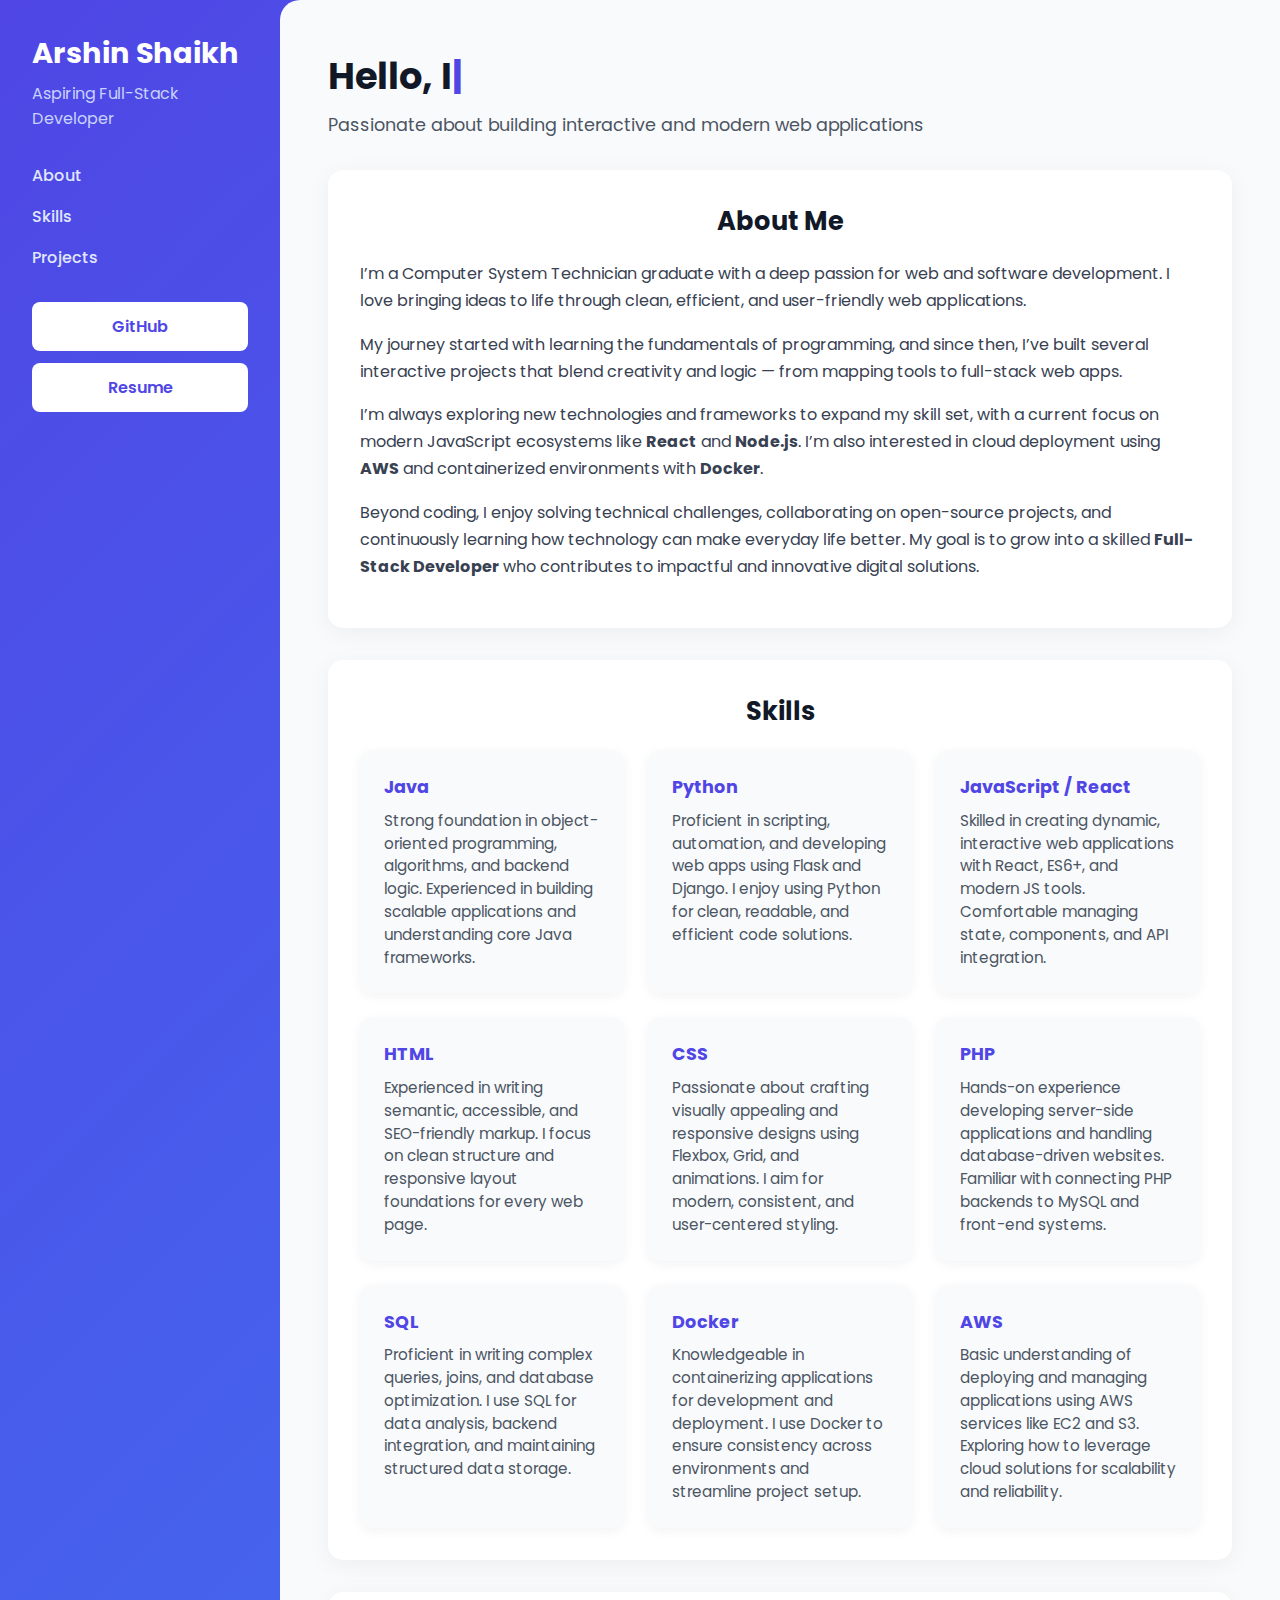
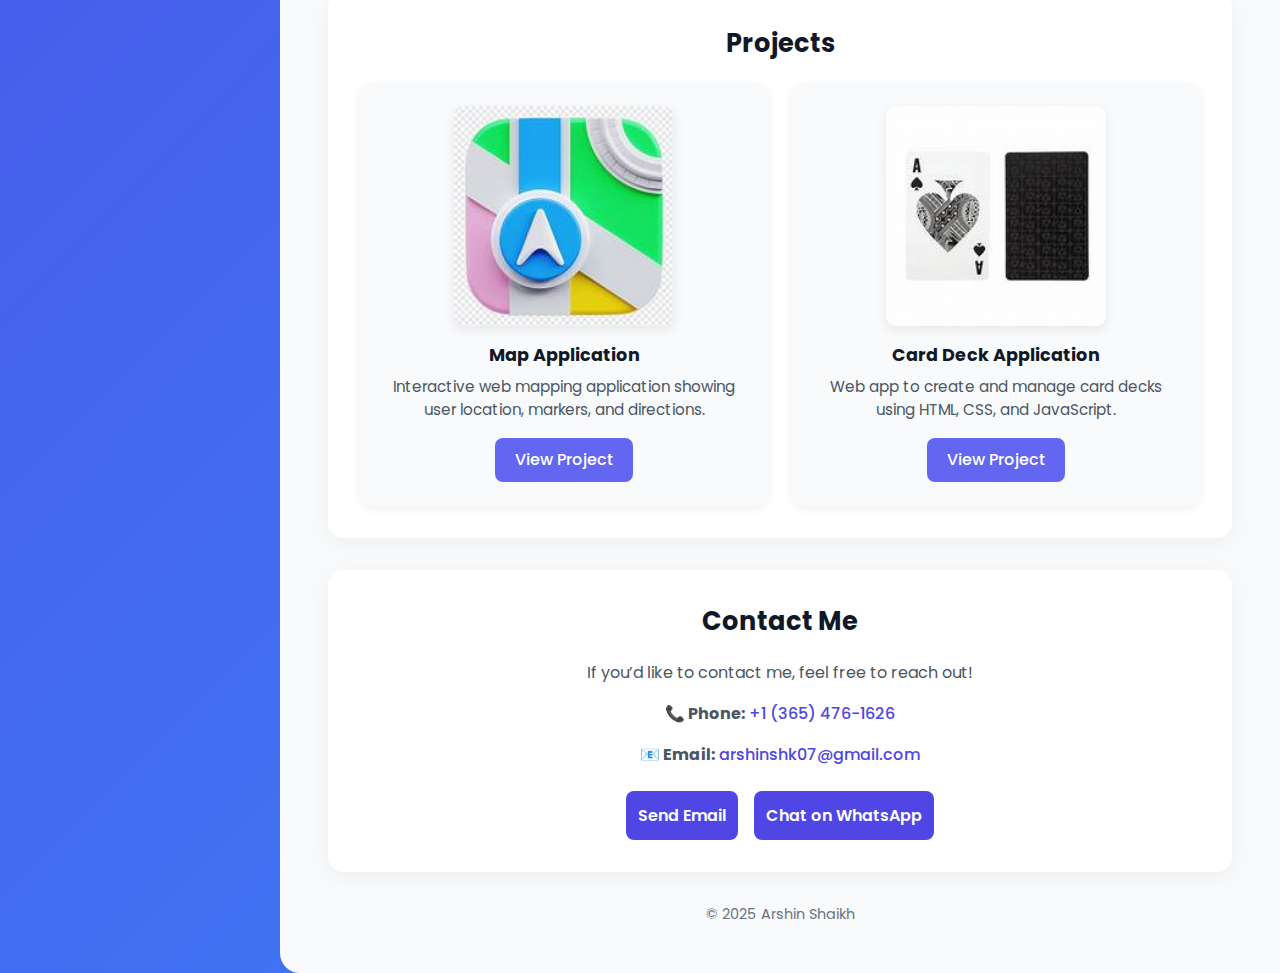
<file: index.html>
<!DOCTYPE html>
<html lang="en">
<head>
  <meta charset="UTF-8" />
  <meta name="viewport" content="width=device-width, initial-scale=1.0" />
  <title>Arshin Shaikh | Portfolio</title>
  <link href="https://fonts.googleapis.com/css2?family=Poppins:wght@400;500;600;700&display=swap" rel="stylesheet">
  <link rel="stylesheet" href="style.css" />
</head>
<body>
  <!-- Sidebar -->
  <aside class="sidebar">
    <div class="sidebar-content">
      <h1>Arshin Shaikh</h1>
      <p>Aspiring Full-Stack Developer</p>

      <nav>
        <ul>
          <li><a href="#about">About</a></li>
          <li><a href="#skills">Skills</a></li>
          <li><a href="#projects">Projects</a></li>
        </ul>
      </nav>

      <div class="sidebar-buttons">
        <a href="https://github.com/arshinshk07" target="_blank" class="btn">GitHub</a>
        <a href="Resume.pdf" target="_blank" class="btn">Resume</a>
      </div>

      
    </div>

  

  </aside>

  <!-- Main -->
  <main class="main-content">
    <header class="hero">
      <h2>Hello, I’m <span>Arshin Shaikh</span></h2>
      <p>Passionate about building interactive and modern web applications</p>
    </header>

    <section id="about" class="card">
  <h3>About Me</h3>
  <p>
    I’m a Computer System Technician graduate with a deep passion for web and software development. 
    I love bringing ideas to life through clean, efficient, and user-friendly web applications. 
  </p>
  <p>
    My journey started with learning the fundamentals of programming, and since then, I’ve built several 
    interactive projects that blend creativity and logic — from mapping tools to full-stack web apps.
  </p>
  <p>
    I’m always exploring new technologies and frameworks to expand my skill set, with a current focus on 
    modern JavaScript ecosystems like <strong>React</strong> and <strong>Node.js</strong>. 
    I’m also interested in cloud deployment using <strong>AWS</strong> and containerized environments with <strong>Docker</strong>.
  </p>
  <p>
    Beyond coding, I enjoy solving technical challenges, collaborating on open-source projects, 
    and continuously learning how technology can make everyday life better. My goal is to grow into a 
    skilled <strong>Full-Stack Developer</strong> who contributes to impactful and innovative digital solutions.
  </p>
</section>


    <section id="skills" class="card">
  <h3>Skills</h3>

  <div class="skills-list">
    <div class="skill-item">
      <h4>Java</h4>
      <p>Strong foundation in object-oriented programming, algorithms, and backend logic. Experienced in building scalable applications and understanding core Java frameworks.</p>
    </div>

    <div class="skill-item">
      <h4>Python</h4>
      <p>Proficient in scripting, automation, and developing web apps using Flask and Django. I enjoy using Python for clean, readable, and efficient code solutions.</p>
    </div>

    <div class="skill-item">
      <h4>JavaScript / React</h4>
      <p>Skilled in creating dynamic, interactive web applications with React, ES6+, and modern JS tools. Comfortable managing state, components, and API integration.</p>
    </div>

    <div class="skill-item">
      <h4>HTML</h4>
      <p>Experienced in writing semantic, accessible, and SEO-friendly markup. I focus on clean structure and responsive layout foundations for every web page.</p>
    </div>

    <div class="skill-item">
      <h4>CSS</h4>
      <p>Passionate about crafting visually appealing and responsive designs using Flexbox, Grid, and animations. I aim for modern, consistent, and user-centered styling.</p>
    </div>

    <div class="skill-item">
      <h4>PHP</h4>
      <p>Hands-on experience developing server-side applications and handling database-driven websites. Familiar with connecting PHP backends to MySQL and front-end systems.</p>
    </div>

    <div class="skill-item">
      <h4>SQL</h4>
      <p>Proficient in writing complex queries, joins, and database optimization. I use SQL for data analysis, backend integration, and maintaining structured data storage.</p>
    </div>

    <div class="skill-item">
      <h4>Docker</h4>
      <p>Knowledgeable in containerizing applications for development and deployment. I use Docker to ensure consistency across environments and streamline project setup.</p>
    </div>

    <div class="skill-item">
      <h4>AWS</h4>
      <p>Basic understanding of deploying and managing applications using AWS services like EC2 and S3. Exploring how to leverage cloud solutions for scalability and reliability.</p>
    </div>
  </div>
</section>

    <section id="projects" class="card">
      <h3>Projects</h3>
      <div class="projects">
        <div class="project">
          <img src="images/map.jpeg" alt="Map Application">
          <h4>Map Application</h4>
          <p>Interactive web mapping application showing user location, markers, and directions.</p>
          <a href="projects/Map Application/a2_Arshin_Shaikh/index.html" target="_blank" class="project-btn">View Project</a>
        </div>
        <div class="project">
          <img src="images/card.jpeg" alt="Card Deck Application">
          <h4>Card Deck Application</h4>
          <p>Web app to create and manage card decks using HTML, CSS, and JavaScript.</p>
          <a href="projects/Card Deck Application/a3_Arshin_Shaikh/index.html" target="_blank" class="project-btn">View Project</a>
        </div>
      </div>
    </section>

      <section id="contact" class="card">
  <h3>Contact Me</h3>
  <p>If you’d like to contact me, feel free to reach out!</p>

  <div class="contact-details">
    <p><strong>📞 Phone:</strong> <a href="tel:+13654761626">+1 (365) 476-1626</a></p>
    <p><strong>📧 Email:</strong> <a href="mailto:arshinshk07@gmail.com">arshinshk07@gmail.com</a></p>
  </div>

  <div class="contact-buttons">
    <a href="mailto:arshinshk07@gmail.com" class="btn contact-btn">Send Email</a>
    <a href="https://wa.me/13654761626" target="_blank" class="btn contact-btn">Chat on WhatsApp</a>
  </div>
</section>
    
    <footer>
      <p>© 2025 Arshin Shaikh</p>
    </footer>
  </main>
</body>
<script src="main.js"></script>
</html>
</file>
<file: style.css>
/* ========== RESET & BASE ========== */
* {
  margin: 0;
  padding: 0;
  box-sizing: border-box;
  font-family: 'Poppins', sans-serif;
}

body {
  display: flex;
  min-height: 100vh;
  background: linear-gradient(135deg, #4f46e5, #3b82f6);
  color: #111827;
}

/* ========== SIDEBAR ========== */
.sidebar {
  width: 280px;
  color: #fff;
  padding: 2rem;
  display: flex;
  flex-direction: column;
  justify-content: space-between;
}

.sidebar h1 {
  font-size: 1.8rem;
  margin-bottom: 0.4rem;
}

.sidebar p {
  color: #c7d2fe;
  font-weight: 400;
  margin-bottom: 2rem;
}

.sidebar nav ul {
  list-style: none;
}

.sidebar nav ul li {
  margin: 1rem 0;
}

.sidebar nav ul li a {
  color: #e0e7ff;
  text-decoration: none;
  font-weight: 500;
  transition: 0.3s;
}

.sidebar nav ul li a:hover {
  color: #fff;
  transform: translateX(5px);
}

.sidebar-buttons {
  display: flex;
  flex-direction: column;
  gap: 0.75rem;
  margin-top: 2rem;
}

.btn {
  background: #fff;
  color: #4f46e5;
  text-decoration: none;
  text-align: center;
  padding: 0.75rem;
  border-radius: 8px;
  font-weight: 600;
  transition: all 0.3s ease;
}

.btn:hover {
  background: #e0e7ff;
  transform: scale(1.05);
}

/* ========== MAIN CONTENT ========== */
.main-content {
  flex: 1;
  background: #f9fafb;
  border-top-left-radius: 20px;
  border-bottom-left-radius: 20px;
  padding: 3rem;
  overflow-x: hidden;
}

/* ========== HERO SECTION ========== */
.hero {
  margin-bottom: 2rem;
}

.hero h2 {
  font-size: 2.3rem;
  color: #111827;
}

.hero h2 span {
  color: #4f46e5;
}

.hero p {
  color: #4b5563;
  margin-top: 0.5rem;
  font-size: 1.1rem;
}

/* ========== CARD STYLE ========== */
.card {
  background: #fff;
  padding: 2rem;
  border-radius: 15px;
  box-shadow: 0 5px 25px rgba(0, 0, 0, 0.05);
  margin-bottom: 2rem;
  transition: transform 0.3s ease;
}

.card:hover {
  transform: translateY(-5px);
}

.card h3 {
  color: #111827;
  font-size: 1.6rem;
  margin-bottom: 1.2rem;
  text-align: center;
}

/* ========== ABOUT ========== */
#about p {
  font-size: 1rem;
  color: #374151;
  line-height: 1.7;
  margin-bottom: 1rem;
}

/* ========== SKILLS ========== */
.skills-list {
  display: grid;
  grid-template-columns: repeat(auto-fit, minmax(260px, 1fr));
  gap: 1.5rem;
}

.skill-item {
  background: #f9fafb;
  border-radius: 12px;
  padding: 1.5rem;
  box-shadow: 0 3px 12px rgba(0, 0, 0, 0.05);
  transition: transform 0.3s;
}

.skill-item:hover {
  transform: translateY(-5px);
}

.skill-item h4 {
  color: #4f46e5;
  font-size: 1.1rem;
  margin-bottom: 0.6rem;
}

.skill-item p {
  font-size: 0.95rem;
  color: #4b5563;
  line-height: 1.5;
}

/* ========== PROJECTS ========== */
.projects {
  display: grid;
  grid-template-columns: repeat(auto-fit, minmax(280px, 1fr));
  gap: 1.5rem;
}

.project {
  background: #f8fafc;
  border-radius: 12px;
  padding: 1.5rem;
  box-shadow: 0 3px 10px rgba(0, 0, 0, 0.06);
  text-align: center;
  display: flex;
  flex-direction: column;
  align-items: center;
  justify-content: space-between;
}

.project img {
  width: 70%;
  max-width: 220px;
  border-radius: 10px;
  margin: 0 auto 1rem;
  display: block;
  object-fit: cover;
  box-shadow: 0 4px 12px rgba(0, 0, 0, 0.08);
  transition: transform 0.3s ease;
}

.project img:hover {
  transform: scale(1.05);
}

.project h4 {
  color: #111827;
  font-size: 1.1rem;
  margin-bottom: 0.5rem;
}

.project p {
  color: #4b5563;
  font-size: 0.95rem;
  margin-bottom: 1rem;
  line-height: 1.5;
}

.project-btn {
  background: #6366f1;
  color: white;
  text-decoration: none;
  padding: 0.6rem 1.2rem;
  border-radius: 8px;
  font-weight: 500;
  transition: all 0.3s ease;
}

.project-btn:hover {
  background: #4f46e5;
  transform: scale(1.05);
}

/* ========== FOOTER ========== */
footer {
  text-align: center;
  color: #6b7280;
  font-size: 0.9rem;
  margin-top: 2rem;
}

/* ========== RESPONSIVE ========== */
@media (max-width: 900px) {
  body {
    flex-direction: column;
  }

  .sidebar {
    width: 100%;
    text-align: center;
    padding: 1.5rem;
  }

  .main-content {
    border-radius: 0;
    padding: 1.5rem;
  }

  .hero h2 {
    font-size: 1.8rem;
  }

  .project img {
    width: 85%;
    max-width: 180px;
  }

  .skills-list {
    grid-template-columns: 1fr;
  }
  /* Active sidebar link */
.sidebar nav ul li a.active {
  color: #fff;
  font-weight: 600;
  background: rgba(255, 255, 255, 0.15);
  padding: 8px 10px;
  border-radius: 8px;
}

/* Typing cursor */
.cursor {
  display: inline-block;
  color: #4f46e5;
  animation: blink 0.8s infinite;
}

@keyframes blink {
  50% {
    opacity: 0;
  }
}
}
/* Active sidebar link */
.sidebar nav ul li a.active {
  color: #fff;
  font-weight: 600;
  background: rgba(255, 255, 255, 0.15);
  padding: 8px 10px;
  border-radius: 8px;
}

/* Typing cursor */
.cursor {
  display: inline-block;
  color: #4f46e5;
  animation: blink 0.8s infinite;
}

@keyframes blink {
  50% {
    opacity: 0;
  }
}
/* ===== CONTACT SECTION ===== */
#contact {
  text-align: center;
}

#contact p {
  color: #4b5563;
  margin-bottom: 1rem;
  font-size: 1rem;
}

.contact-details {
  margin-bottom: 1.5rem;
}

.contact-details p {
  font-size: 1.05rem;
  margin: 0.5rem 0;
}

.contact-details a {
  color: #4f46e5;
  text-decoration: none;
  font-weight: 500;
}

.contact-details a:hover {
  text-decoration: underline;
}

/* Buttons in contact section */
.contact-buttons {
  display: flex;
  justify-content: center;
  gap: 1rem;
  flex-wrap: wrap;
}

.contact-btn {
  background: #4f46e5;
  color: white;
  transition: background 0.3s;
}

.contact-btn:hover {
  background: #4338ca;
}
.contact-btn.secondary {
  background: #6b7280;
}
</file>
